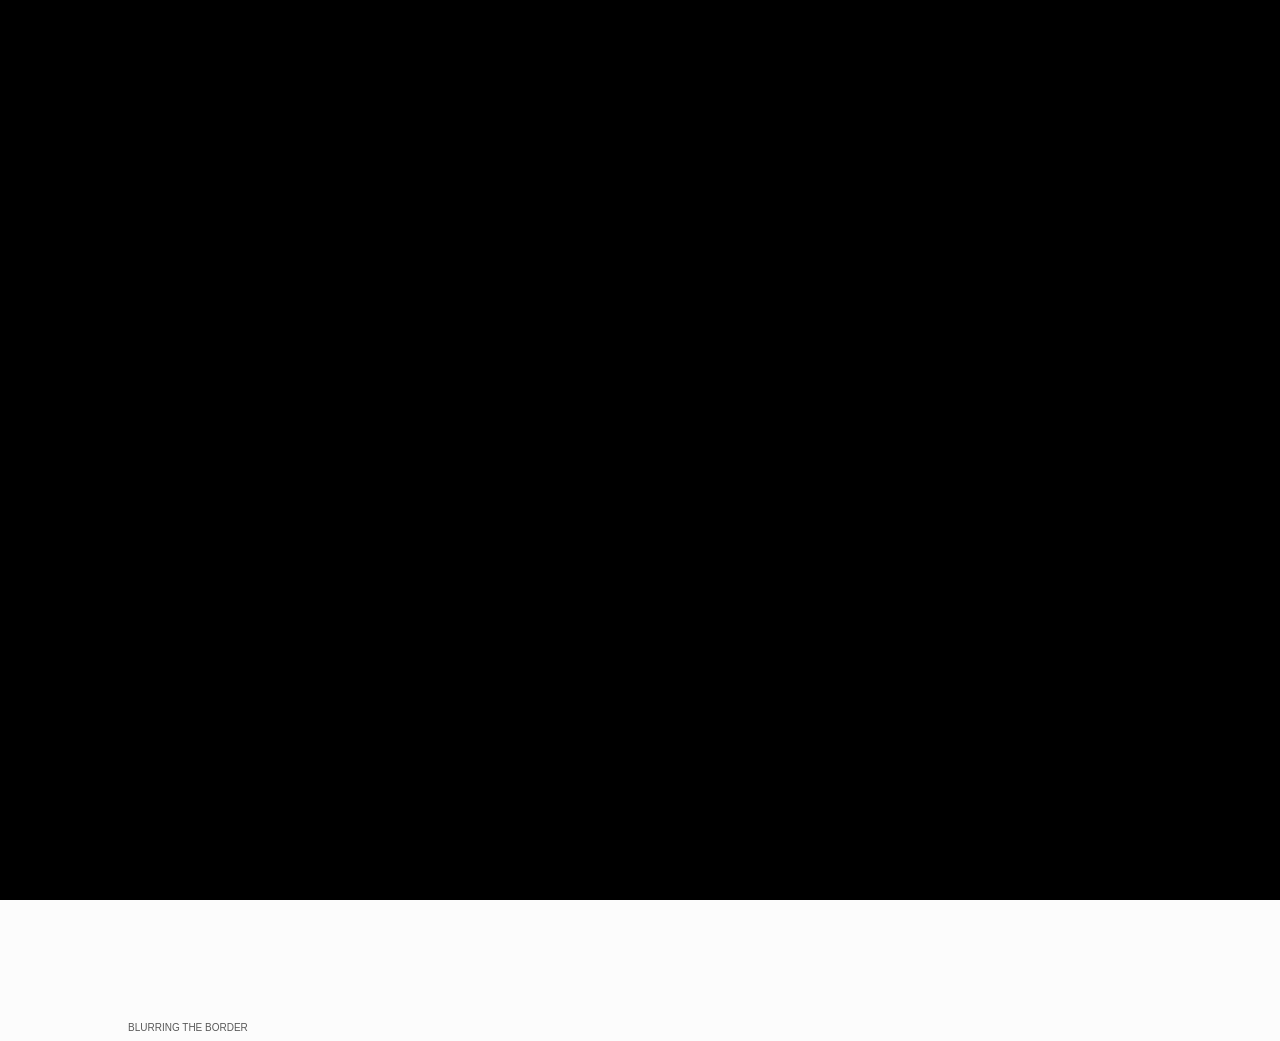
<file: index.html>
<!DOCTYPE html>
<html lang="en" class="dark-them">
<head>
    <meta charset="UTF-8">
    <meta name="viewport" content="width=device-width, initial-scale=1.0">
    <meta name="description" content="Sulaimon Abdulgafar, madebysag, design engineer, back-end developer, web developer, interactive web developer, full-stack developer, designer, website" >

    <link rel="stylesheet" href="./css/index.css">
    <script type="module" src="./js/index.js"></script>

    <title>Sulaimon Abdulgafar — Design Engineer & Back-end Dev</title>

</head>
<body >
    <div class="transistion_wrapper">
        <canvas ></canvas>
        <h3 class="fade_content">SULAIMON ABDULGAFAR <br> - Portfolio</h3>
    </div>
    
    <header>
        <div >
            <h4 class="text-black" >Sulaimon Abdulgafar</h4>
            <button type="button" class="theme_toggle"><img src="./static/icons/moon.svg" alt="Theme Toggle" ></button>
        </div>
        <div><p>Design Engineer & Back-end Dev</p></div>
    </header>

    <main>
        <section>
            <p>I’m a hybrid software professional combining aesthetic craft with systematic rigor.</p>
            
            <p>As <a href="/coming-soon" class="coming-soon">Design Engineer</a>,  I translate complex design systems into fluid, accessible, and high-performing user interfaces. I focus on micro-interactions and architecting reusable design components. <br /> See <a href="/playground">demos/playground</a>.</p>

            <p>As a <a href="/coming-soon" class="coming-soon">Back-End Developer</a>, I design and build the infrastructure that powers web applications. I design scalable APIs and optimize complex database queries. I focus on clean logic, security, and scalabilty.</p>

            <p>I like experimenting with <a href="/coming-soon" class="coming-soon">3D on web(WebGl)</a>, <a href="/coming-soon" class="coming-soon">automation</a>, and <a href="/coming-soon" class="coming-soon">others</a>. Currently building <a href="/coming-soon" class="coming-soon">madebysag</a>, <a href="/coming-soon" class="coming-soon">squizz</a> and <a href="/coming-soon" class="coming-soon">stacker</a>.</p>

            <p>Open to work and collaborations. Reach me on <a href="/coming-soon" class="coming-soon">X(Twitter)</a>, <a href="/coming-soon" class="coming-soon">Bluesky</a>, <a href="/coming-soon" class="coming-soon">Thread</a> or send me an <a href="mailto:designbysag@gmail.com">email</a>.</p>

        </section>

        <section class="projects table_list">
            <nav>
                <ul>
                    <li><button data-target-id="all" class="active table_nav">All</button></li>
                    <li><button data-target-id="design" class="table_nav">Design Engineering</button></li>
                    <li><button data-target-id="systems" class="table_nav">Systems & Back-end</button></li>
                    <li><button data-target-id="others" class="table_nav">Others</button></li>
                </ul>
            </nav>

            <div data-target="design" class="section">
                <div class="title"><p>Design Engineering</p></div>
                <div class="list">
                    <div><a href="/coming-soon" class="coming-soon">Stacker</a></div>
                    <div><a href="/coming-soon" class="coming-soon">Skaner</a></div>
                    <div><a href="https://madebysag.github.io/univase" >Univase</a></div>
                </div>
            </div>

            <div data-target="systems" class="section">
                <div class="title"><p>Systems & Back-ends</p></div>
                <div class="list">
                    <div><a href="squizz.madebysag.xyz">Squizz</a></div>
                </div>
            </div>

            <div data-target="others" class="section">
                <div class="title"><p>Others</p></div>
                <div class="list">
                    <div><a href="/playground/" class="">Demos/Playground</a></div>
                    <div><a href="/coming-soon" class="coming-soon">Gallery</a></div>
                    <div><a href="/coming-soon" class="coming-soon">Blog(coming soon)</a></div>
                </div>
            </div>

        </section>
    </main>

    <footer>BLURRING THE BORDER </footer>
</body>
</html>
</file>
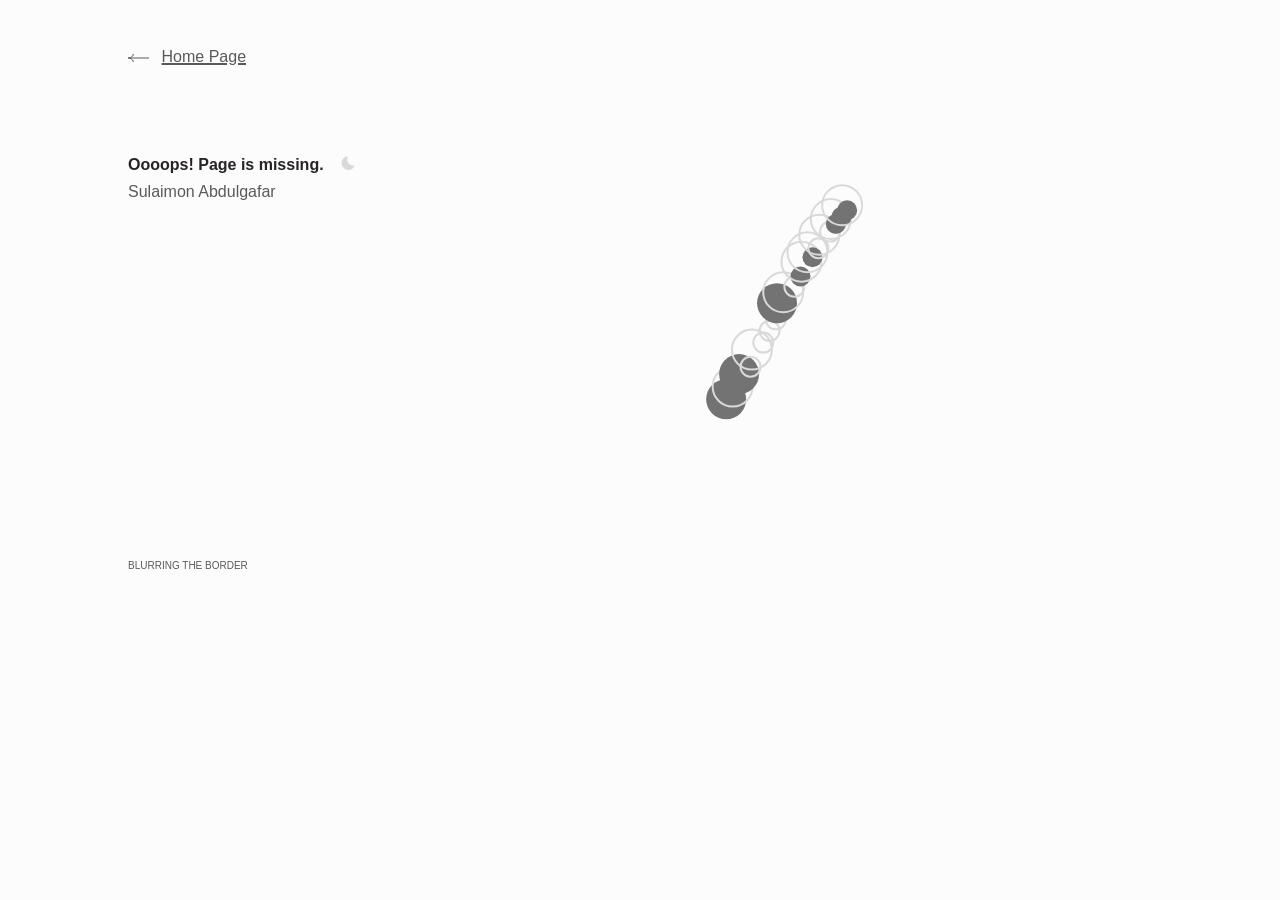
<file: 404/index.html>
<!DOCTYPE html>
<html lang="en" class="">
<head>
    <meta charset="UTF-8">
    <meta name="viewport" content="width=device-width, initial-scale=1.0">
    <meta name="description" content="Sulaimon Abdulgafar, madebysag, design engineer, back-end developer, web developer, interactive web developer, full-stack developer, designer, website" >

    <link rel="stylesheet" href="/css/index.css">
    <script type="module" src="/js/index.js"></script>
    <script type="module" src="/js/Snake.js"></script>
    
    <title>404 — Sulaimon Abdulgafar</title>

    <style>
        #snake {
            position: fixed;
            top: 0px;
            left: 0px;
            z-index: -10;
        }
    </style>

</head>
<body>
    <canvas id="snake"></canvas>

    <nav class="page_nav">
        <a href="/">
            <svg  width="21.105" height="8.361">
                <use href="/static/icons/back_arrow.svg#back_arrow"></use>
            </svg>
            <span>Home Page</span>
        </a>
    </nav>

    <header>
        <div >
            <h4 class="text-black" >Oooops! Page is missing.</h4>
            <button type="button" class="theme_toggle"><img src="/static/icons/moon.svg" alt="Theme Toggle" ></button>
        </div>
        <div><p>Sulaimon Abdulgafar</p></div>
    </header>

    <main>
        <svg xmlns="http://www.w3.org/2000/svg" width="284.734" height="227.009" viewBox="0 0 284.734 227.009">
            <use href="/404/404.svg"></use>
        </svg>

    </main>

    
    
    <footer>BLURRING THE BORDER </footer>

</body>
</html>
</file>
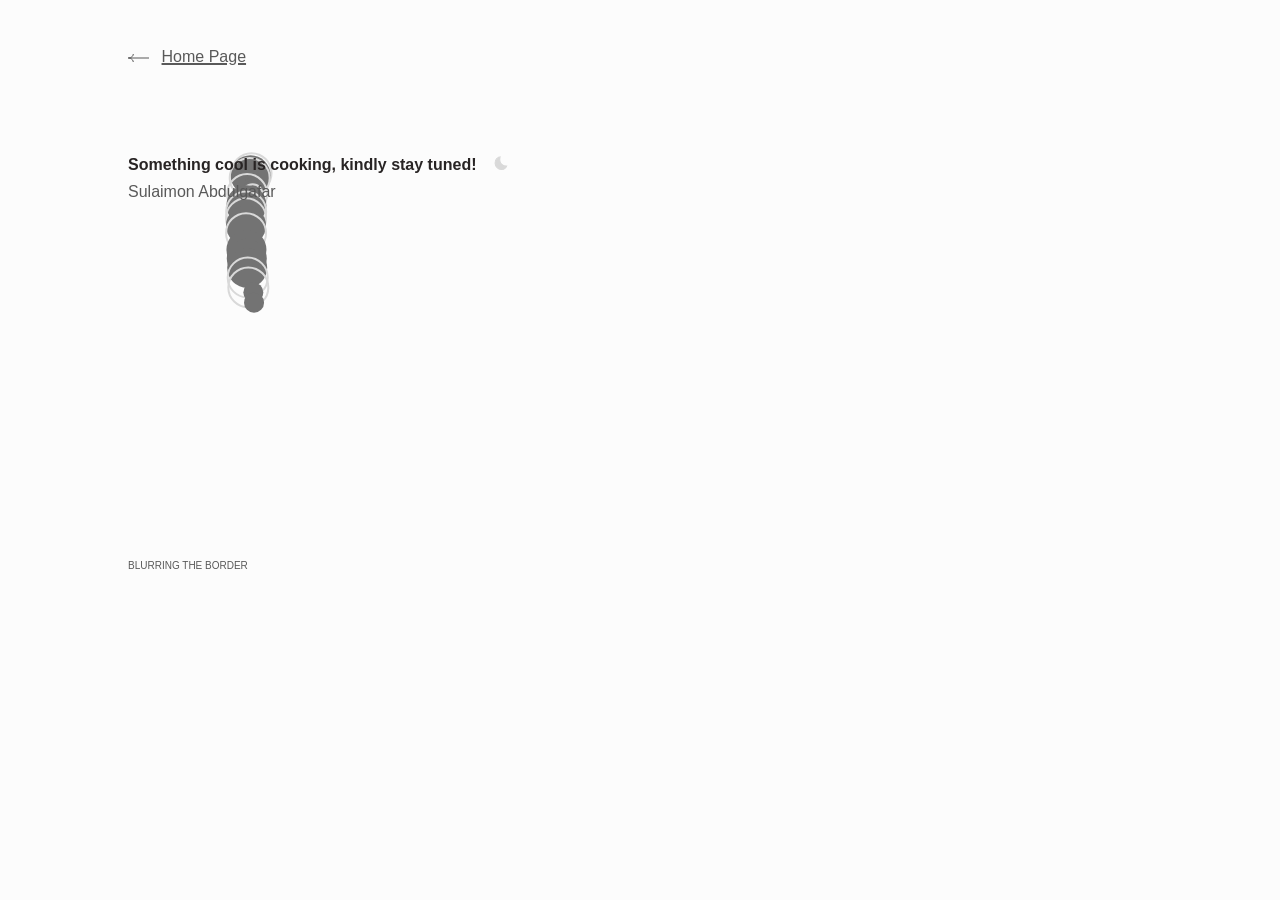
<file: coming-soon/index.html>
<!DOCTYPE html>
<html lang="en" class="">
<head>
    <meta charset="UTF-8">
    <meta name="viewport" content="width=device-width, initial-scale=1.0">
    <meta name="description" content="Sulaimon Abdulgafar, madebysag, design engineer, back-end developer, web developer, interactive web developer, full-stack developer, designer, website" >

    <link rel="stylesheet" href="/css/index.css">
    <script type="module" src="/js/index.js"></script>
    <script type="module" src="/js/Snake.js"></script>
    
    <title>Coming Soon — Sulaimon Abdulgafar</title>

    <style>
        #snake {
            position: fixed;
            top: 0px;
            left: 0px;
            z-index: -10;
        }
    </style>

</head>
<body>
    <canvas id="snake"></canvas>

    <nav class="page_nav">
        <a href="/">
            <svg  width="21.105" height="8.361">
                <use href="/static/icons/back_arrow.svg#back_arrow"></use>
            </svg>
            <span>Home Page</span>
        </a>
    </nav>

    <header>
        <div >
            <h4 class="text-black" >Something cool is cooking, kindly stay tuned!</h4>
            <button type="button" class="theme_toggle"><img src="/static/icons/moon.svg" alt="Theme Toggle" ></button>
        </div>
        <div><p>Sulaimon Abdulgafar</p></div>
    </header>

    <main>
        <svg xmlns="http://www.w3.org/2000/svg" width="284.734" height="227.009" viewBox="0 0 481.5 227.009">
            <use href="/coming-soon/coming-soon.svg"></use>
        </svg>

    </main>

    
    
    <footer>BLURRING THE BORDER </footer>

</body>
</html>
</file>
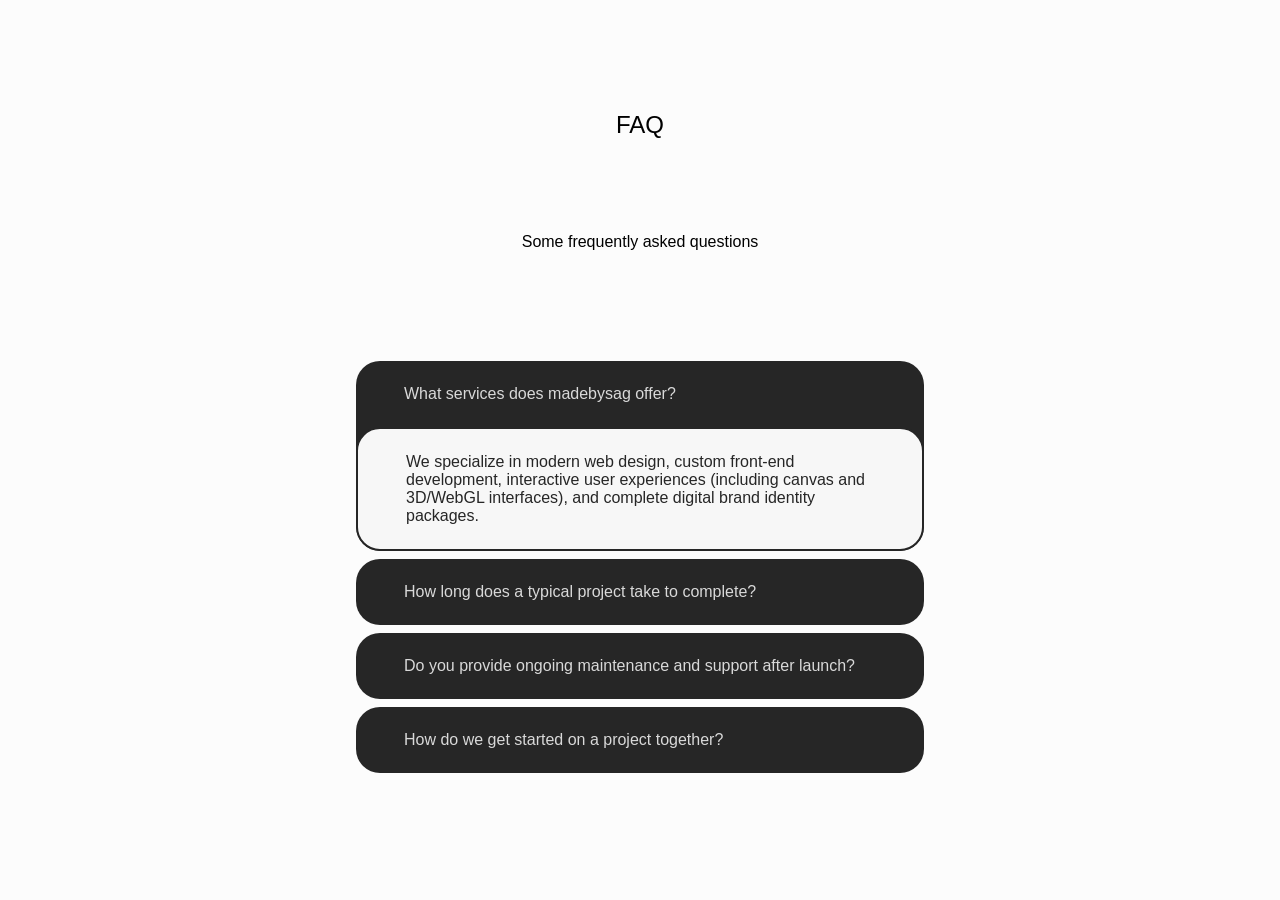
<file: playground/demos/accordion/index.html>
<!DOCTYPE html>
<html lang="en">
<head>
    <meta charset="UTF-8">
    <meta name="viewport" content="width=device-width, initial-scale=1.0">
    <!-- <script type="module" src="script.js"></script> -->
    <script type="module" src="Accordion.js"></script>
    <style>
        * {
            margin: 0;
            padding: 0;
            box-sizing: border-box;
            font-weight: 500;
            font-family: "Noto Sans", sans-serif;
        }

        :root {
            --white: hsl(0, 0%, 97%);
            --black: hsl(0, 0%, 15%);
            --gray: hsl(0, 0%, 85%);
        }

        body {
            background-color: hsl(0, 0%, 99%);
            display: grid;
            place-items: center;
            font: 900 1rem sans-serif;
            width: 100%;
            height: 100vh;
            padding: 4rem 0rem;
        }

        h4 {
            font-size: 1.5rem;
        }
    </style>

    <title>Accordion</title>
</head>
<body>

    <h4>FAQ</h4>
    <p>Some frequently asked questions</p>
    <my-accordion>
        <accordion-tab >
            <tab-heading>What services does madebysag offer? </tab-heading>
            <tab-body>We specialize in modern web design, custom front-end development, interactive user experiences (including canvas and 3D/WebGL interfaces), and complete digital brand identity packages. </tab-body>
        </accordion-tab>
        <accordion-tab>
            <tab-heading>How long does a typical project take to complete?</tab-heading>
            <tab-body> Project timelines vary based on complexity. A standard custom website typically takes 2 to 4 weeks from concept to launch, while complex interactive or custom web applications may take longer. We always establish clear milestones before starting.</tab-body>
        </accordion-tab>
        <accordion-tab>
            <tab-heading>Do you provide ongoing maintenance and support after launch?</tab-heading>
            <tab-body>Yes! We offer post-launch support and maintenance plans to ensure your site stays secure, fast, and up to date as your business grows.</tab-body>
        </accordion-tab>
        <accordion-tab>
            <tab-heading>How do we get started on a project together?</tab-heading>
            <tab-body>Simply reach out through our contact form or send us an email with a brief overview of your vision. We’ll schedule a quick discovery call to discuss your goals, timeline, and budget before providing a detailed proposal.</tab-body>
        </accordion-tab>
    </my-accordion> 
</body>
</html>
</file>
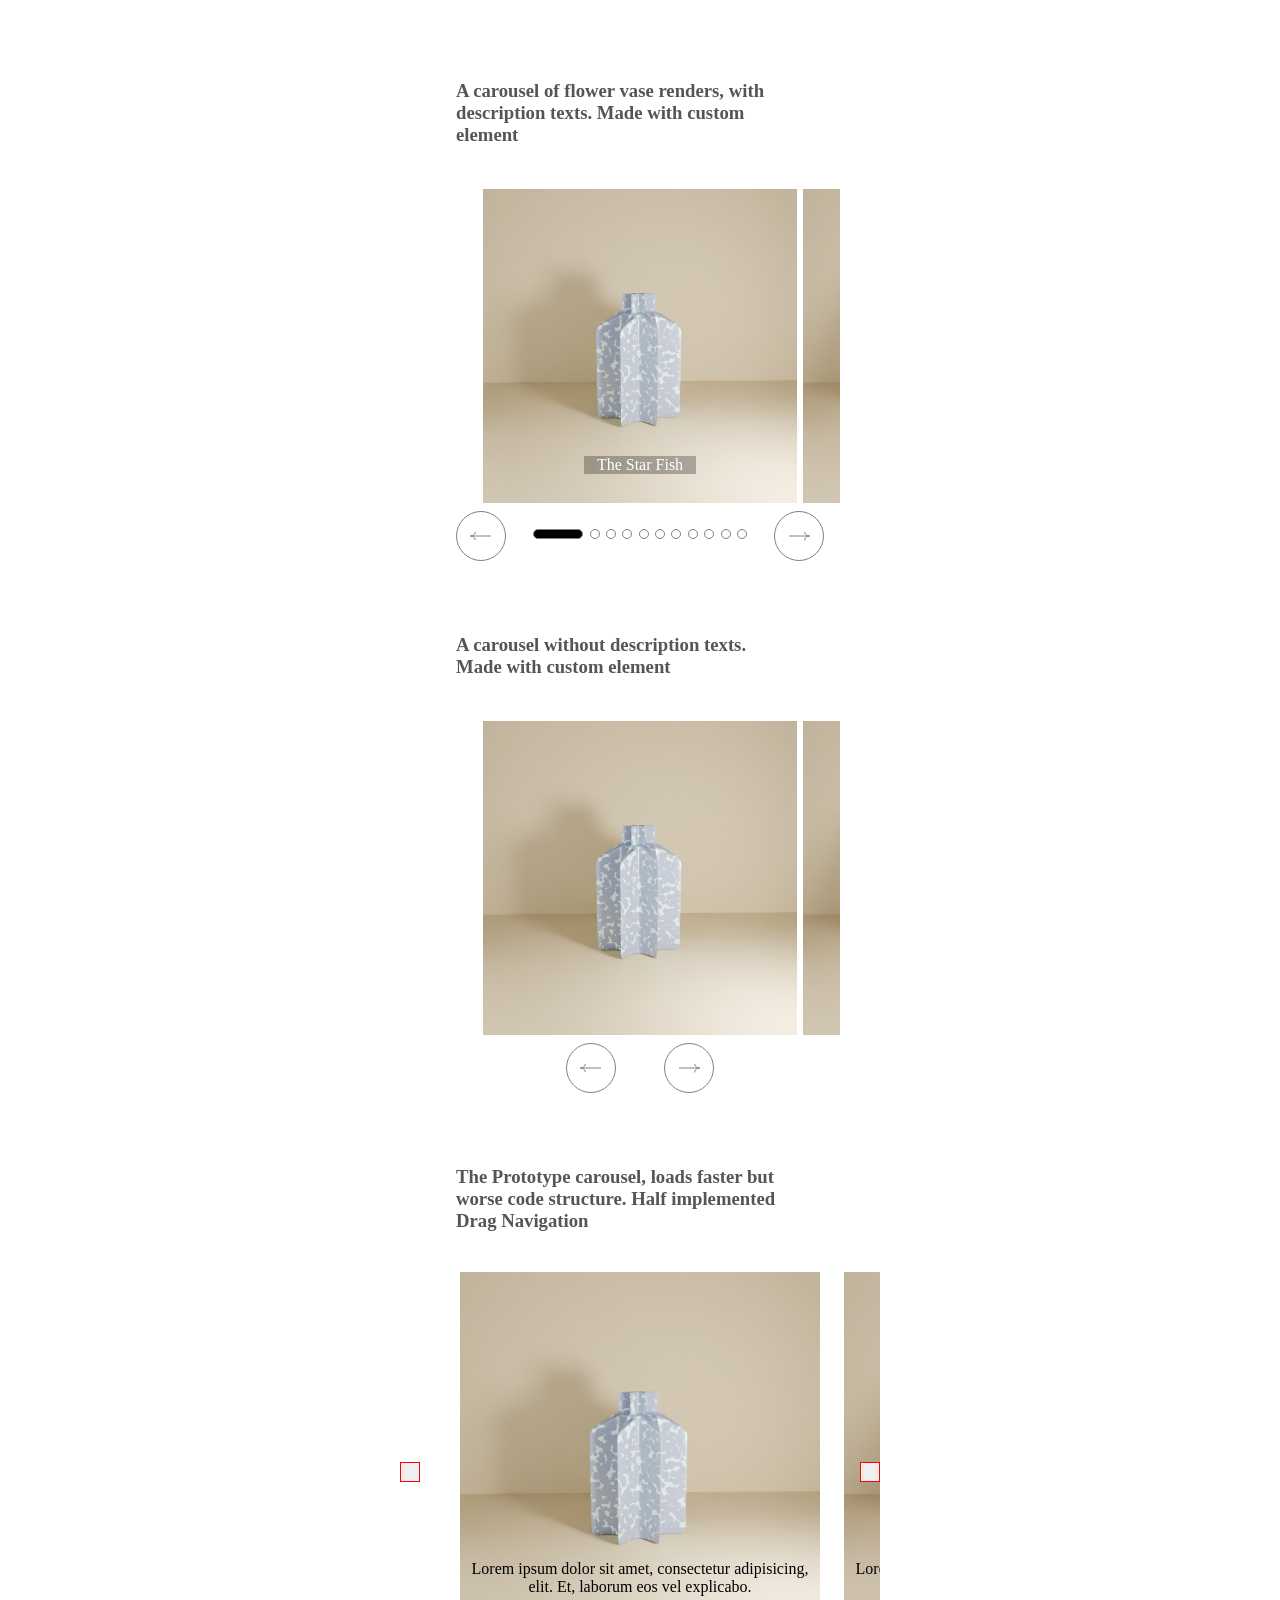
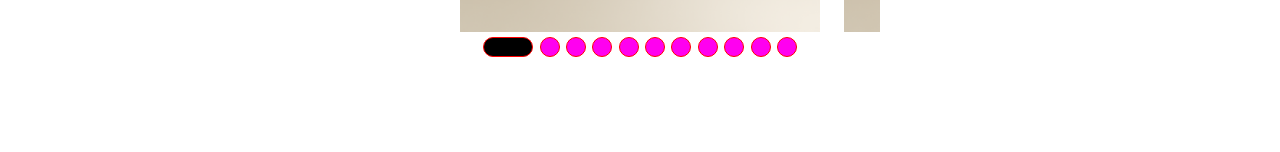
<file: playground/demos/carousel/index.html>
<!DOCTYPE html>
<html lang="en">
<head>
	<meta charset="UTF-8">
	<meta name="viewport" content="width=device-width, initial-scale=1.0">
	<link rel="stylesheet" href="./style.css">
	<script src="./script.js" type="module"></script>
	<title>Carousel</title>
</head>
<body>
	<main>

        <h3>A carousel of flower vase renders, with description texts. Made with custom element</h3>
        <my-carousel slide-links="true" nav-buttons="true">
            <my-slide image-url="./pics/vase1.png" alt="">The Star Fish </my-slide>
            <my-slide image-url="./pics/vase2.png" alt="">The Tear Drop</my-slide>
            <my-slide image-url="./pics/vase3.png" alt="">The Gong</my-slide>
            <my-slide image-url="./pics/vase4.png" alt="">The Slender Man</my-slide>
            <my-slide image-url="./pics/vase5.png" alt="">The Bulged Bottom</my-slide>
            <my-slide image-url="./pics/vase6.png" alt="">The Bulged Top</my-slide>
            <my-slide image-url="./pics/vase7.png" alt="">The Compressed Head</my-slide>
            <my-slide image-url="./pics/vase8.png" alt="">The Tapered Mouth</my-slide>
            <my-slide image-url="./pics/vase9.png" alt="">The Beauty</my-slide>
            <my-slide image-url="./pics/hero.png" alt="">The Worst Group Picture</my-slide>
            <my-slide image-url="./pics/hero1.png" alt="">The Best Group Picture</my-slide>
        </my-carousel>

        <h3>A carousel without description texts. Made with custom element</h3>
        <my-carousel nav-buttons="true">
            <my-slide image-url="./pics/vase1.png" alt=""></my-slide>
            <my-slide image-url="./pics/vase2.png" alt=""></my-slide>
            <my-slide image-url="./pics/vase3.png" alt=""></my-slide>
            <my-slide image-url="./pics/vase4.png" alt=""></my-slide>
            <my-slide image-url="./pics/vase5.png" alt=""></my-slide>
            <my-slide image-url="./pics/vase6.png" alt=""></my-slide>
            <my-slide image-url="./pics/vase7.png" alt=""></my-slide>
            <my-slide image-url="./pics/vase8.png" alt=""></my-slide>
            <my-slide image-url="./pics/vase9.png" alt=""></my-slide>
            <my-slide image-url="./pics/hero.png" alt=""></my-slide>
            <my-slide image-url="./pics/hero1.png" alt=""></my-slide>
        </my-carousel>

        
        <h3>The Prototype carousel, loads faster but worse code structure. Half implemented Drag Navigation</h3>
        <div class="gallery">

            <button type="button" class="backward-btn gallery-previous-btn"></button>
            <button type="button" class="forward-btn gallery-next-btn"></button>

            <div class="slides-container">
                <div class="slide">
                    <img src="./pics/vase1.png" class="product-pic" alt="">
                    <p class="description">Lorem ipsum dolor sit amet, consectetur adipisicing, elit. Et, laborum eos vel explicabo.</p>
                </div>
                <div class="slide">
                    <img src="./pics/vase2.png" class="product-pic" alt="">
                    <p class="description">Lorem ipsum dolor sit amet, consectetur adipisicing, elit. Et, laborum eos vel explicabo.</p>
                </div>
                <div class="slide">
                    <img src="./pics/vase3.png" class="product-pic" alt="">
                    <p class="description">Lorem ipsum dolor sit amet, consectetur adipisicing, elit. Et, laborum eos vel explicabo.</p>
                </div>
                <div class="slide">
                    <img src="./pics/vase4.png" class="product-pic" alt="">
                    <p class="description">Lorem ipsum dolor sit amet, consectetur adipisicing, elit. Et, laborum eos vel explicabo.</p>
                </div>
                <div class="slide">
                    <img src="./pics/vase5.png" class="product-pic" alt="">
                    <p class="description">Lorem ipsum dolor sit amet, consectetur adipisicing, elit. Et, laborum eos vel explicabo.</p>
                </div>
                <div class="slide">
                    <img src="./pics/vase6.png" class="product-pic" alt="">
                </div>
                <div class="slide">
                    <img src="./pics/vase7.png" class="product-pic" alt="">
                </div>
                <div class="slide">
                    <img src="./pics/vase8.png" class="product-pic" alt="">
                </div>
                <div class="slide">
                    <img src="./pics/vase9.png" class="product-pic" alt="">
                </div>
                <div class="slide">
                    <img src="./pics/hero.png" class="product-pic" alt="">
                </div>
                <div class="slide">
                    <img src="./pics/hero1.png" class="product-pic" alt="">
                </div>
                
            </div>

            <ol  class="gallery-options indicators">
            </ol>
            
        </div>
	</main>
</body>
</html>
</file>
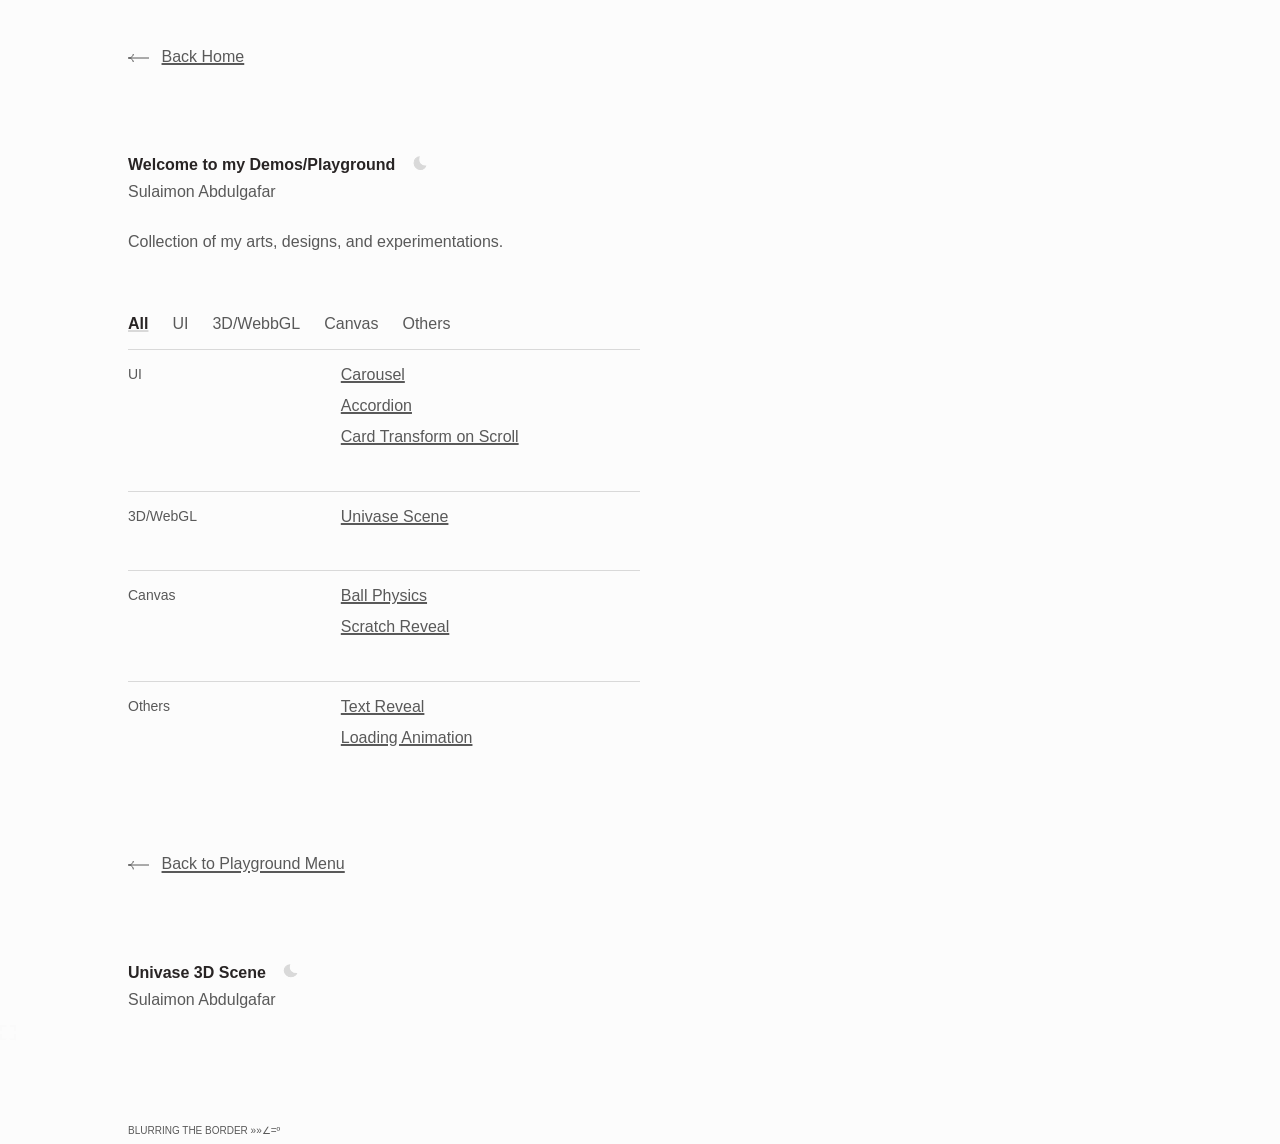
<file: playground.html>
<!DOCTYPE html>
<html lang="en" class="">
<head>
    <meta charset="UTF-8">
    <meta name="viewport" content="width=device-width, initial-scale=1.0">
    <meta name="description" content="Sulaimon Abdulgafar, madebysag, design engineer, back-end developer, web developer, interactive web developer, full-stack developer, designer, website" >

    <link rel="stylesheet" href="./css/index.css">
    <script type="module" src="./js/index.js"></script>

    <title>Sulaimon Abdulgafar — Playground</title>

</head>
<body>
    <div class="transistion_wrapper" hidden>
        <canvas></canvas>
    </div>

    <div class="landing_page">
        
        <nav class="page_nav">
            <a href="#">
                <svg  width="21.105" height="8.361">
                    <use href="./static/icons/back_arrow.svg#back_arrow"></use>
                </svg>
                <span>Back Home</span>
            </a>
        </nav>

        <header>
            <div >
                <h4 class="text-black" >Welcome to my Demos/Playground</h4>
                <button type="button" class="theme_toggle"><img src="./static/icons/moon.svg" alt="Theme Toggle" ></button>
            </div>
            <div><p>Sulaimon Abdulgafar</p></div>
        </header>

        <main>
            <section>
                <p>Collection of my arts, designs, and experimentations. </p>
            </section>

            <section class="projects">
                <nav>
                    <ul>
                        <li><button class="active">All</button></li>
                        <li><button>UI</button></li>
                        <li><button>3D/WebbGL</button></li>
                        <li><button>Canvas</button></li>
                        <li><button>Others</button></li>
                    </ul>
                </nav>

                <div class="section">
                    <div class="title"><p>UI</p></div>
                    <div class="list">
                        <div><a href="">Carousel</a></div>
                        <div><a href="">Accordion</a></div>
                        <div><a href="">Card Transform on Scroll</a></div>
                    </div>
                </div>

                <div class="section">
                    <div class="title"><p>3D/WebGL</p></div>
                    <div class="list">
                        <div><a href="">Univase Scene</a></div>
                    </div>
                </div>

                <div class="section">
                    <div class="title"><p>Canvas</p></div>
                    <div class="list">
                        <div><a href="">Ball Physics</a></div>
                        <div><a href="">Scratch Reveal</a></div>
                    </div>
                </div>

                <div class="section">
                    <div class="title"><p>Others</p></div>
                    <div class="list">
                        <div><a href="">Text Reveal</a></div>
                        <div><a href="">Loading Animation</a></div>
                    </div>
                </div>

            </section>
        </main>

    </div>


    <div class="demos_display" hidde >

        <nav class="page_nav">
            <a href="#">
                <svg  width="21.105" height="8.361">
                    <use href="./static/icons/back_arrow.svg#back_arrow"></use>
                </svg>
                <span>Back to Playground Menu</span>
            </a>
        </nav>

        <header>
            <div >
                <h4 class="text-black" >Univase 3D Scene</h4>
                <button type="button" class="theme_toggle"><img src="./static/icons/moon.svg" alt="Theme Toggle" ></button>
            </div>
            <div><p>Sulaimon Abdulgafar</p></div>
        </header>

        <section hidden >
            <p>The art description, if any </p>
        </section>

        <section class="display_wrapper">
            <button type="button" class="fullscreen_toggle">
                <svg width="16" height="16">
                    <use href="./static/icons/fullscreen.svg#full"></use>
                </svg>
            </button>
        </section>

    </div>
    
    
    <footer>BLURRING THE BORDER »»&angle;=º</footer>

</body>
</html>
</file>
<file: css/index.css>
* {
    margin: 0;
    padding: 0;
    box-sizing: border-box;
    background-color: transparent;
    border: none;
    text-decoration: none;
    font-family: "Noto Sans", sans-serif;
    font-size: 16px;
    font-weight: 500;
    color: var(--grey);
}

:root {
    /*--grey: hsl(0, 0%, 45%);*/
    --grey: hsl(0, 0%, 35%);
    --grey-1: hsl(0, 0%, 85%);
    --grey-2: hsl(0, 0%, 98%);
    --black: hsl(0, 5%, 15%);
    
    background-color: hsl(0, 0%, 99%);
    transition: background-color 0.2s ease-in;
}

.dark-theme {
    --grey: hsl(0, 0%, 85%);
    --black: hsl(0, 0%, 98%);
    --grey-1: hsl(0, 0%, 45%);
    --grey-2: hsl(0, 0%, 15%);
    
    background-color: hsl(0, 5%, 15%);
}


button, a {
    cursor: pointer;
}

/** 
 * Utils Classes
 * 
 */
.coming-soon {
    position: relative;
}

.coming-soon::before {
    content: "coming soon";
    position: absolute;
    background-color: var(--black);
    color: var(--grey);
    border-radius: 15px;
    position: absolute;
    transform: scale(.5, 0.7);
    left: -20px;
    top: -8px;
    text-wrap: nowrap;
    opacity: 0.5;
    padding: 0px 3px;
    z-index: -10;
}

.highlight {
    font-weight: 500;
    text-wrap: balance;
    color: var(--grey);
    background-color: var(--grey-1);
    border-radius: 15px / 10px;
    border: none;
    padding: 0.1rem 0.3rem;
}


/* *
 * Page nav in playground and other pages
*/
nav.page_nav {
    padding: 3rem 10vw 0rem;
}

nav.page_nav button > span,
nav.page_nav a > span {
    text-decoration: underline;
    text-decoration-thickness: 2px;
    padding: 0.2rem 0.5rem;
}

/**
 ** The Transisition Div
*/
.transistion_wrapper {
    /* opacity: 0; */
    overflow: hidden;
    width: 100%;
    height: 100vh;
    position: fixed;
    top: 0;
    left: 0;
    pointer-events: none;
    background-color: hsl(0, 0%, 99%);
    transition: opacity .5s ease-in;
    z-index: 10;
}    

.dark-theme .transistion_wrapper {
    background-color: hsl(0, 5%, 15%);
}    

.transistion_wrapper > canvas {
    width: 100%;
    height: 100%;
}

.transistion_wrapper > .fade_content {
    position: fixed;
    top: 50%;
    left: 50%;
    transform: translate(-50%);
    width: 80%;
    mix-blend-mode: difference;
    font-size: 1rem;
    font-weight: 700;
    opacity: 0;
    /* transition: opacity 0.8s ease-in; */
}


/* 
 * Header
 
 */
header {
    padding: 10vh 10vw 1rem;
}

header > div:first-child {
    display: flex;
    margin-bottom: 0.2rem;
    max-width: 512px;
}

header > div:first-child > button {
    display: flex;
    align-items: center;
    justify-content: center;
    margin: -0.5rem 0.5rem 0rem;
    height: 2rem;
    width: 2rem;
    border-radius: 50%;
    overflow: hidden;
    flex-shrink: 0;
}

header > div:first-child > button:hover {
    border: var(--grey-1) 1px solid;
}

header h4 {
    color: var(--black);
    font-weight: 700;
}

/*
 * Main

 */
main {
    padding: 1rem 10vw 1rem; 
}

main > section {
    max-width: 512px;
}

main > section > p {
    margin-bottom: 1rem;
}

a.section-link,
main > section > p > a {
    font-weight: 700;
    color: var(--black);
    text-decoration: underline;
    text-decoration-color: var(--grey-1);
    text-decoration-thickness: 2px;

}

main > section.projects {
    padding-top: 2rem;
    max-width: 512px;
}

main > section.projects > nav > ul {
    list-style: none;
    display: flex;
    padding: 1rem 0;
}

main > section.projects > nav > ul button {
    padding-right: 0.5rem;
    margin-right: 1rem;
}

main > section.projects > nav > ul button.active {
    font-weight: 700;
    color: var(--black);
    text-decoration: underline;
    text-decoration-color: var(--grey-1);
    text-decoration-thickness: 2px;
}

section.projects > div {
    border-top: var(--grey-1) 1px solid;
    display: grid;
    grid-template-columns: 2fr 3fr;
    padding: 1rem 0 2rem;
}

section.projects > div > .title p {
    font-size: 14px;
}

section.projects > div > .list a {
    display: inline-block;
    text-decoration: underline;
    text-decoration-thickness: 2px;
    padding: 0 0.5rem;
    margin-bottom:  0.8rem;
}

footer{
    font-size: 10px;
    padding: 5rem 10vw 0.5rem;
    animation: alternate;
}

footer::after{
    content: "";
    padding: 0 0.2rem;
    display: inline-block;
    animation: footer-anim 2s alternate infinite;
    animation-timing-function: steps(10);
}

@keyframes footer-anim {
    0% { content: "<<<⋘⋘⋘««=-∠=º" }
    10% { content: "<<⋘⋘⋘««=-∠=º>" }
    20% { content: "<⋘⋘⋘««=-∠=º>>" }
    30% { content: "⋘⋘⋘««=-∠=º>>>" }
    40% { content: "⋘⋘««=-∠=º>>>⋙" }
    50% { content: "⋘««=-∠=º>>>⋙⋙" }
    60% { content: "««=-∠=º>>>⋙⋙⋙" }
    70% { content: "«=-∠=º>>>⋙⋙⋙»" }
    80% { content: "=-∠=º>>>⋙⋙⋙»»" }
    90% { content: "-∠=º>>>⋙⋙⋙»»=" }
    100% { content: "=º>>>⋙⋙⋙»»=-∠" }
}
</file>
<file: playground/demos/carousel/style.css>
:root {
   --black: #000000;
   --white: #ff00f0;
}

* {
    box-sizing: border-box;
    margin: 0px;
    padding: 0px;
    color: var(--black);
    text-decoration: none;
}

main {
   display: flex;
   flex-direction: column;
   align-items: center;
   justify-content: center;
   /* height: 100vh; */
   padding-bottom: 3rem;
   background-color: hsla(0, 100%, 100%, 0.3);
}


/**
* Carousel
*/

.gallery {
   margin: 2rem 0;
   height: 25rem;
   width: 30rem;
   position: relative;
   overflow: hidden;
}

.gallery .forward-btn,
.gallery .backward-btn {
   border: red solid 1px;
   width: 20px;
   height: 20px;
   position: absolute;
   top: 50%;
   z-index: 10;
}


.gallery .forward-btn{
   right: 0;
   transform: translateY(-50%) scalex(-1);
}

.gallery .backward-btn {
   left: 0;
   transform: translateY(-50%);
}

.gallery .slides-container {
   width: 80%;
   height: 90%;
   margin: 0 auto;
   overflow: visible;
   /* padding: 0.5rem; */
   display: flex;
   /* transform: rotateZ(-90deg); */
   transition: all 1s;
}
    
 .slides-container .slide {
    min-height: 100%;
    min-width: 100%;
    overflow: hidden;
     display: flex;
    justify-content: center;
    position: relative;
 }

 .slides-container .product-pic {
    height: 100%;
    /* display: none; */
    /* margin: 0.5rem auto; */
    /* min-height: 100%; */
    /* min-width: 100%; */
    /* object-fit: cover; */
    /* aspect-ratio: 3 / 4; */
    /* transform: rotateZ(90deg); */
 }

 .slides-container .description {
   position: absolute;
   bottom: 10%;
   text-align: center;
   padding: 0 0.8rem;
 }

 .gallery-options {
   text-align: center;
 }


 .pic-selector {
    width: 20px;
    height: 20px;
    margin: 0.3rem 0.2rem;
    border: var(--black) 1px solid;
    border-radius: 50%;
    display: inline-block;
    background-color: var(--white);
    cursor: pointer;
   border: red solid 1px;
   transition: all .2s ease-in;
 }

 .pic-selector.active {
    border-radius: 10px;
    width: 50px;
    background-color: var(--black);
 }


/* Custom Element  */
my-carousel {
   height: 25rem;
   width: 25rem;
}

/* my-slide {
   margin: 0 0.5rem;
} */

h3 {
    padding: 5rem 4rem 0.5rem 1rem;
    width: 25rem;
    color: #555;
}


@media screen and (max-width: 400px) {
  .gallery,
  my-carousel {
   height: 90vh;
   width: 90vw;
  }

  h3 {
   width: 90vw;
   padding: 5rem 0.5rem 0.5rem;
  }
}
</file>
